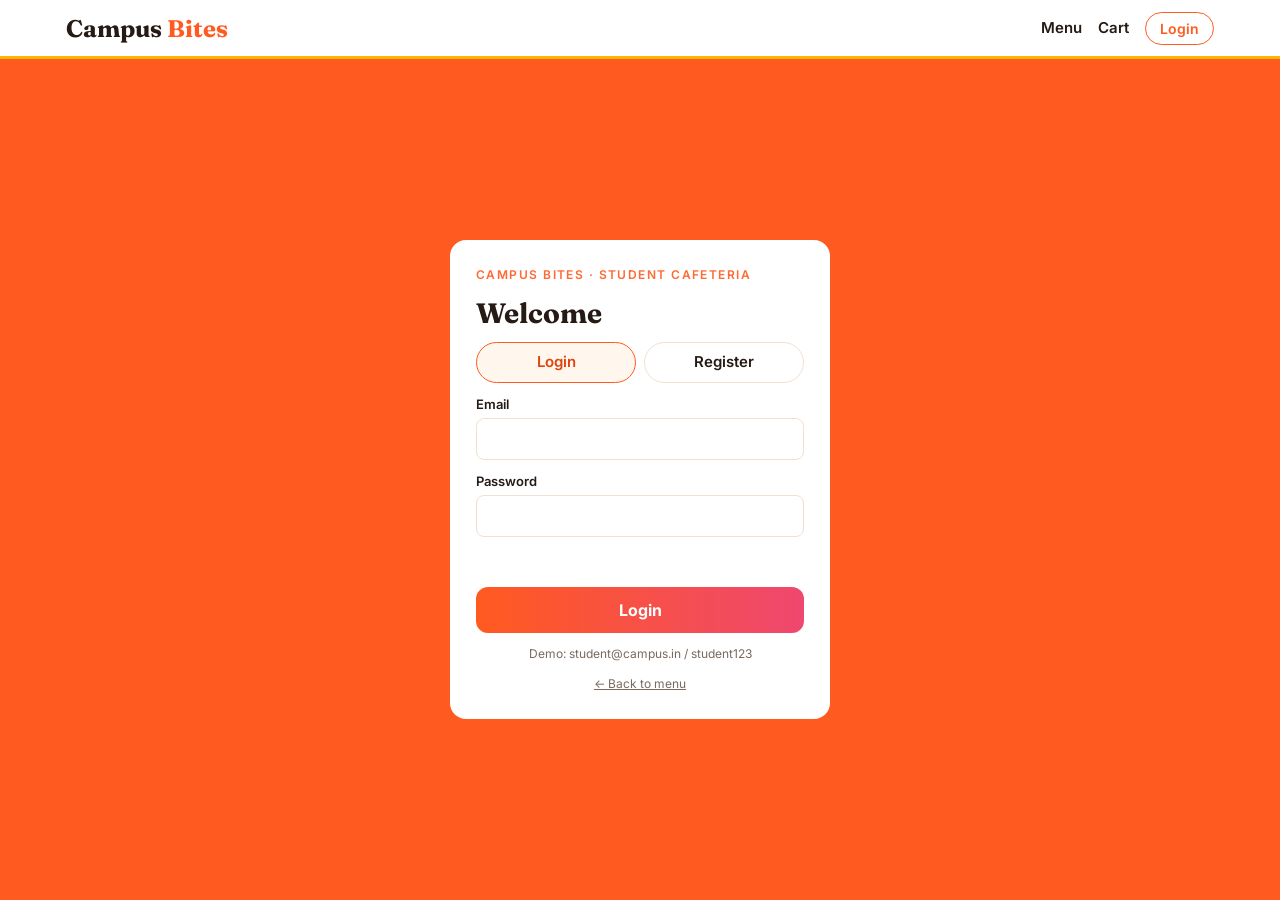
<file: login.html>
<!DOCTYPE html>
<html lang="en">
<head>
  <meta charset="UTF-8">
  <meta name="viewport" content="width=device-width, initial-scale=1">
  <title>Campus Bites – Login</title>
  <link href="https://fonts.googleapis.com/css2?family=Fraunces:opsz,wght@9..144,700&family=Inter:wght@400;500;600;700&display=swap" rel="stylesheet">
  <link rel="stylesheet" href="style.css">
</head>
<body>
  <div id="top" class="top"></div>
  <section class="login">
    <form id="lform" class="lbox" novalidate>
      <p class="eyebrow">Campus Bites · Student Cafeteria</p>
      <h1>Welcome</h1>
      <div class="seg" id="lmode"><button type="button" class="on" data-act="mode" data-v="login">Login</button><button type="button" data-act="mode" data-v="reg">Register</button></div>
      <label class="rg">Full name<input name="name" autocomplete="name"></label>
      <label>Email<input name="email" type="email" autocomplete="email"></label>
      <label>Password<input name="pass" type="password" autocomplete="current-password"></label>
      <p class="err" id="lerr"></p>
      <button class="btn big" id="lgo">Login</button>
      <p class="demo">Demo: student@campus.in / student123</p>
      <p class="demo"><a href="index.html">← Back to menu</a></p>
    </form>
  </section>
  <script src="data.js"></script>
  <script src="login.js"></script>
</body>
</html>
</file>
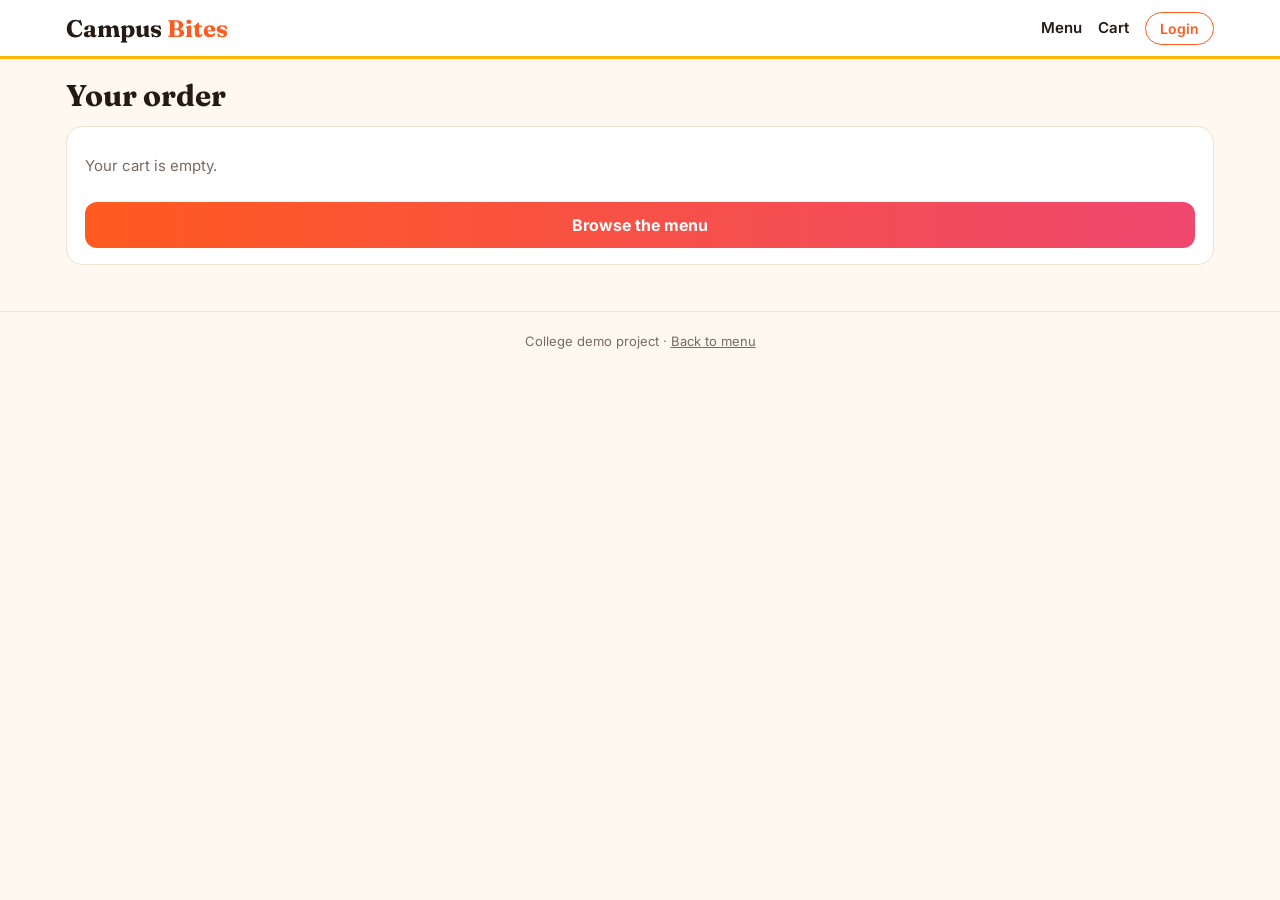
<file: order.html>
<!DOCTYPE html>
<html lang="en">
<head>
  <meta charset="UTF-8">
  <meta name="viewport" content="width=device-width, initial-scale=1">
  <title>Campus Bites – Your Order</title>
  <link href="https://fonts.googleapis.com/css2?family=Fraunces:opsz,wght@9..144,700&family=Inter:wght@400;500;600;700&display=swap" rel="stylesheet">
  <link rel="stylesheet" href="style.css">
</head>
<body>
  <div id="top" class="top"></div>
  <div class="wrap page">
    <h1 class="ptitle">Your order</h1>
    <div id="order"></div>
    <section id="history"></section>
  </div>
  <footer class="foot">College demo project · <a href="index.html">Back to menu</a></footer>
  <script src="data.js"></script>
  <script src="order.js"></script>
</body>
</html>
</file>
<file: style.css>
:root{--bg:#fff8f0;--ink:#251a14;--mute:#7a6a5f;--line:#f0e1d1;--brand:#ff5a1f;--brand-d:#e0430d;--pink:#ef476f;--sun:#ffb703;--green:#12a150;--red:#d62828;--r:16px}
*{box-sizing:border-box;margin:0}
body{font:15px/1.5 Inter,system-ui,sans-serif;background:var(--bg);color:var(--ink);overflow-x:hidden}
a{color:inherit}
.wrap{max-width:1180px;margin:0 auto;padding:0 16px}
button{font:inherit;cursor:pointer}
.hidden{display:none!important}

/* top bar */
.top{background:#fff;border-bottom:3px solid var(--sun);position:sticky;top:0;z-index:10}
.tbar{display:flex;justify-content:space-between;align-items:center;height:56px}
.brand{font:700 24px Fraunces,Georgia,serif;text-decoration:none;color:var(--ink)}
.brand b{color:var(--brand)}
.top nav{display:flex;align-items:center;gap:16px;font-weight:600}
.top nav a{text-decoration:none}
.cn{background:var(--pink);color:#fff;border-radius:99px;padding:1px 8px;font-size:12px}
.cn:empty{display:none}
.hi{color:var(--mute);font-weight:500}
.out,.login-link{border:1.5px solid var(--brand);color:var(--brand);background:#fff;border-radius:99px;padding:5px 14px;font-size:14px}

/* hero */
.hero{background:url('https://images.unsplash.com/photo-1569707450161-98e87f345338?auto=format&fit=crop&w=1400&q=60') center/cover #ff5a1f;color:#fff;padding:36px 0 32px;min-height:240px;display:flex;align-items:flex-end}
.eyebrow{text-transform:uppercase;letter-spacing:.12em;font-size:12px;font-weight:600;opacity:.9}
h1{font:700 clamp(30px,6vw,46px) Fraunces,Georgia,serif;margin:4px 0}
.hint{margin-top:6px;opacity:.95;max-width:560px}

/* offers */
.offers{margin:20px 0 6px}
.offers h2{font:700 20px Fraunces,Georgia,serif;margin-bottom:10px}
.offer-row{display:grid;grid-template-columns:repeat(4,1fr);gap:12px}
.offer{background:linear-gradient(135deg,#fff3c4,#ffd8a8);border:1px dashed var(--brand);border-radius:var(--r);padding:12px 14px;display:flex;flex-direction:column;justify-content:space-between;gap:6px;min-height:84px}
.offer b{font-size:14px}
.offer span{font-size:12px;color:var(--mute)}
.offer button{background:var(--brand);color:#fff;border:0;border-radius:6px;padding:2px 8px;font-weight:700;font-size:12px}
.offer.alt{background:linear-gradient(135deg,#d3f9e3,#b8f0d0);border-color:var(--green)}

/* controls */
.controls{display:flex;flex-wrap:wrap;gap:10px;justify-content:space-between;align-items:center;margin-top:18px}
.tabs{display:flex;gap:8px;overflow-x:auto;max-width:100%;padding-bottom:2px}
.tabs button,.seg button{border:1.5px solid var(--line);background:#fff;padding:8px 16px;border-radius:99px;white-space:nowrap;color:var(--ink);font-weight:600;display:inline-flex;align-items:center;gap:6px}
.tabs .on{background:var(--brand);border-color:var(--brand);color:#fff}
.seg{display:flex;gap:8px}
.seg .on{background:#fff7ed;border-color:var(--brand);color:var(--brand-d)}
.hours{margin:12px 0;color:var(--mute);font-size:13px;font-weight:500}
.vn{display:inline-block;width:18px;height:18px;border:2px solid;border-radius:3px;background:#fff;position:relative;flex:none}
.vn::after{content:"";position:absolute;inset:3px;border-radius:50%;background:currentColor}
.vn.veg{color:var(--green)}.vn.non{color:var(--red)}

/* grid: every card has the same width, height and image ratio */
.grid{display:grid;grid-template-columns:repeat(4,1fr);gap:18px;padding-bottom:90px}
.card{background:#fff;border:1px solid var(--line);border-radius:var(--r);overflow:hidden;display:flex;flex-direction:column;box-shadow:0 2px 10px rgba(255,90,31,.07);transition:transform .15s,box-shadow .15s}
.card:hover{transform:translateY(-3px);box-shadow:0 8px 20px rgba(255,90,31,.16)}
.pic{position:relative;aspect-ratio:4/3;background:linear-gradient(135deg,#ffe3c9,#ffd1dc);flex:none}
.pic img{position:absolute;inset:0;width:100%;height:100%;object-fit:cover}
.pic .vn{position:absolute;top:10px;left:10px}
.off{position:absolute;top:10px;right:10px;background:var(--pink);color:#fff;font-size:12px;font-weight:700;padding:3px 9px;border-radius:99px}
.badge{position:absolute;bottom:10px;left:10px;font-size:12px;font-weight:600;padding:3px 10px;border-radius:99px}
.badge.in{background:#d9f7e5;color:#0d6b37}.badge.so{background:#ffe0e0;color:#a31515}
.card.out .pic img{filter:grayscale(1);opacity:.55}
.info{padding:12px 14px 14px;display:flex;flex-direction:column;flex:1}
h3{font-size:16px;white-space:nowrap;overflow:hidden;text-overflow:ellipsis}
.info p{color:var(--mute);font-size:13px;line-height:1.4;height:2.8em;overflow:hidden;margin-top:2px}
.row{display:flex;justify-content:space-between;align-items:center;margin-top:auto;padding-top:10px;gap:8px;height:52px}
.price{display:flex;flex-direction:column;line-height:1.15}
.price b{font-size:17px}
.price s{font-size:12px;color:var(--mute)}
.empty{color:var(--mute);padding:12px 0;grid-column:1/-1}

/* add button / stepper: same size so rows never shift */
.cc{width:96px;height:36px;flex:none}
.btn{border:1.5px solid var(--brand);background:#fff;color:var(--brand);border-radius:99px;font-weight:700;padding:0 18px;height:36px;display:inline-flex;align-items:center;justify-content:center;text-decoration:none}
.cc .btn{width:100%;padding:0}
.btn:hover:not(:disabled){background:var(--brand);color:#fff}
.btn:disabled{border-color:var(--line);color:#a39889;cursor:not-allowed;background:#f6efe6}
.btn.big{width:100%;height:46px;background:linear-gradient(90deg,var(--brand),var(--pink));color:#fff;border:0;border-radius:12px;margin-top:12px;font-size:16px}
.btn.big:hover{filter:brightness(.95)}
.stepper{display:flex;align-items:center;justify-content:space-between;width:100%;height:100%;background:var(--brand);color:#fff;border-radius:99px;overflow:hidden}
.stepper button{background:none;border:0;color:#fff;width:34px;height:100%;font-size:18px}
.stepper button:disabled{opacity:.4;cursor:not-allowed}
.stepper span{font-weight:700}

/* floating cart bar */
.bar{position:fixed;left:50%;transform:translateX(-50%);bottom:14px;width:min(460px,calc(100% - 24px));background:linear-gradient(90deg,var(--brand),var(--pink));color:#fff;text-align:center;padding:14px;border-radius:14px;font-weight:700;text-decoration:none;box-shadow:0 8px 24px rgba(0,0,0,.25);z-index:9}

/* order page */
.page{padding-bottom:30px}
.ptitle{font-size:30px;margin:18px 0 12px;color:var(--ink)}
.two{display:grid;grid-template-columns:1fr 340px;gap:18px;align-items:start}
.panel{background:#fff;border:1px solid var(--line);border-radius:var(--r);padding:16px 18px;margin-bottom:16px}
.panel h2{font:700 20px Fraunces,Georgia,serif;margin-bottom:10px}
.panel h3{font-size:13px;color:var(--mute);margin:12px 0 8px;text-transform:uppercase;letter-spacing:.06em;white-space:normal}
.bill{position:sticky;top:70px}
.lines{list-style:none;padding:0;display:grid;gap:12px}
.lines li{display:flex;justify-content:space-between;align-items:center;gap:10px}
.lines li>span:first-child{flex:1;min-width:0}
.lines small{display:block;color:var(--mute)}
.lines b{min-width:64px;text-align:right}
.sum{display:flex;justify-content:space-between;padding:5px 0;color:var(--mute)}
.sum.save{color:var(--green);font-weight:600}
.sum.total{color:var(--ink);font-size:18px;font-weight:700;border-top:1px solid var(--line);margin-top:6px;padding-top:10px}
.saved{background:#d9f7e5;color:#0d6b37;border-radius:8px;padding:6px 10px;font-size:13px;font-weight:600;margin-top:8px}
.coupon{display:flex;gap:8px}
.coupon input{flex:1;min-width:0;font:inherit;padding:0 12px;height:36px;border:1.5px solid var(--line);border-radius:10px;text-transform:uppercase}
.cmsg{font-size:13px;color:var(--red);min-height:20px;margin-top:6px}.cmsg.ok{color:var(--green)}
.chips{display:flex;flex-wrap:wrap;gap:8px;margin-top:4px}
.chips button{background:#fff3c4;border:1px dashed var(--brand);border-radius:8px;padding:4px 10px;font-weight:700;font-size:12px}
.slots{display:grid;grid-template-columns:repeat(3,1fr);gap:8px}
.slots button{border:1.5px solid var(--line);background:#fff;border-radius:10px;padding:8px 4px;font-size:13px;height:44px}
.slots button small{display:block;font-size:11px;line-height:1}
.slots .on{border-color:var(--brand);background:#fff1e8;color:var(--brand-d);font-weight:700}
.slots button:disabled{background:#f6efe6;color:#b5a798;cursor:not-allowed}
.err{color:var(--red);font-size:13px;min-height:18px;margin-top:8px}
.done .token{font-size:20px;margin:6px 0}
.done .btn.big{margin-top:16px}

/* login */
.login{min-height:calc(100vh - 59px);display:grid;place-items:center;padding:16px;background:url('https://images.unsplash.com/photo-1569707450161-98e87f345338?auto=format&fit=crop&w=1400&q=60') center/cover #ff5a1f}
.lbox{background:#fff;border-radius:var(--r);padding:26px;width:100%;max-width:380px;display:grid;gap:12px}
.lbox h1{color:var(--ink);font-size:28px;margin:0}.lbox .eyebrow{color:var(--brand)}
.lbox label{display:grid;gap:4px;font-size:13px;font-weight:600}
.lbox input{font:inherit;padding:10px;border:1.5px solid var(--line);border-radius:8px}
.lbox .rg{display:none}.lbox.reg .rg{display:grid}
.lbox .seg button{flex:1;justify-content:center}
.lbox .btn.big{margin-top:0}
.demo{font-size:12px;color:var(--mute);text-align:center}

.foot{text-align:center;padding:20px;color:var(--mute);font-size:13px;border-top:1px solid var(--line)}

@media(max-width:1000px){.grid{grid-template-columns:repeat(3,1fr)}.offer-row{grid-template-columns:repeat(2,1fr)}}
@media(max-width:820px){.two{grid-template-columns:1fr}.bill{position:static}}
@media(max-width:640px){.grid{grid-template-columns:repeat(2,1fr);gap:10px}.info{padding:10px}.cc{width:84px}.btn{padding:0 12px}.slots{grid-template-columns:repeat(2,1fr)}.hi{display:none}.offer-row{grid-template-columns:1fr}.row{height:48px}}


.week{margin:18px 0 4px}
.week h2{font:700 20px Fraunces,Georgia,serif;margin-bottom:10px}
.weekrow{display:flex;gap:10px;overflow-x:auto;padding-bottom:4px}
.weekrow button{flex:1 0 128px;background:#fff;border:1.5px solid var(--line);border-radius:12px;padding:8px 12px;text-align:left;display:flex;flex-direction:column;line-height:1.3}
.weekrow small{color:var(--mute);font-weight:600;text-transform:uppercase;font-size:11px;letter-spacing:.06em}
.weekrow b{font-size:14px}
.weekrow .on{background:linear-gradient(135deg,var(--brand),var(--pink));border-color:transparent;color:#fff}
.weekrow .on small{color:#fff;opacity:.9}

.pop{position:fixed;inset:0;background:rgba(30,18,8,.55);display:grid;place-items:center;z-index:50;padding:16px}
.popbox{background:#fff;border-radius:var(--r);padding:22px;max-width:340px;width:100%;text-align:center;box-shadow:0 10px 40px rgba(0,0,0,.3)}
.popbox h2{font:700 22px Fraunces,Georgia,serif;color:var(--red);margin-bottom:6px}
.popbox p{color:var(--mute);margin-bottom:16px}
.popbtns{display:flex;gap:10px;justify-content:center}
.popbtns .btn.go{background:var(--brand);color:#fff}

.quote{background:linear-gradient(90deg,#fff3c4,#ffd8a8);text-align:center;padding:14px 0;border-bottom:1px solid var(--line)}
.quote p{font:italic 600 clamp(16px,2.6vw,20px) Fraunces,Georgia,serif;min-height:1.5em}
.quote small{color:var(--mute);font-weight:600}
.virtues,.views{margin:10px 0 24px}
.virtues h2,.views h2{font:700 22px Fraunces,Georgia,serif;margin-bottom:10px}
.sample{font-size:12px;color:var(--mute);margin:-6px 0 10px}
.vrow{display:grid;grid-template-columns:repeat(auto-fit,minmax(200px,1fr));gap:14px}
.vcard{background:#fff;border:1px solid var(--line);border-top:4px solid var(--brand);border-radius:var(--r);padding:14px 16px;margin:0}
.vcard p,.vcard blockquote{color:var(--mute);font-size:14px;margin-top:4px}
.vcard figcaption{font-size:12px;font-weight:600;margin-top:8px;color:var(--brand-d)}
.views .vcard{border-top-color:var(--sun)}
.hero h1,.hero .eyebrow,.hero p{text-shadow:0 1px 8px rgba(0,0,0,.55)}
.hero{color:#fff1dc}
.hero h1{color:#fff8ec}
.hero .eyebrow{color:#ffe2a8;opacity:1}

/* banner photo fully visible; text sits on a dark glass panel so it stays readable */
.hero .wrap>*{position:relative}
.hero .wrap{display:flow-root}
.hero .txt{display:inline-block;background:rgba(20,12,6,.52);backdrop-filter:blur(3px);padding:14px 20px;border-radius:14px;max-width:100%}
.hero,.hero h1,.hero p,.hero .eyebrow{text-shadow:none}
.hero{color:#fff}
.hero h1{color:#fff}
.hero .eyebrow{color:#ffd98a}
</file>
